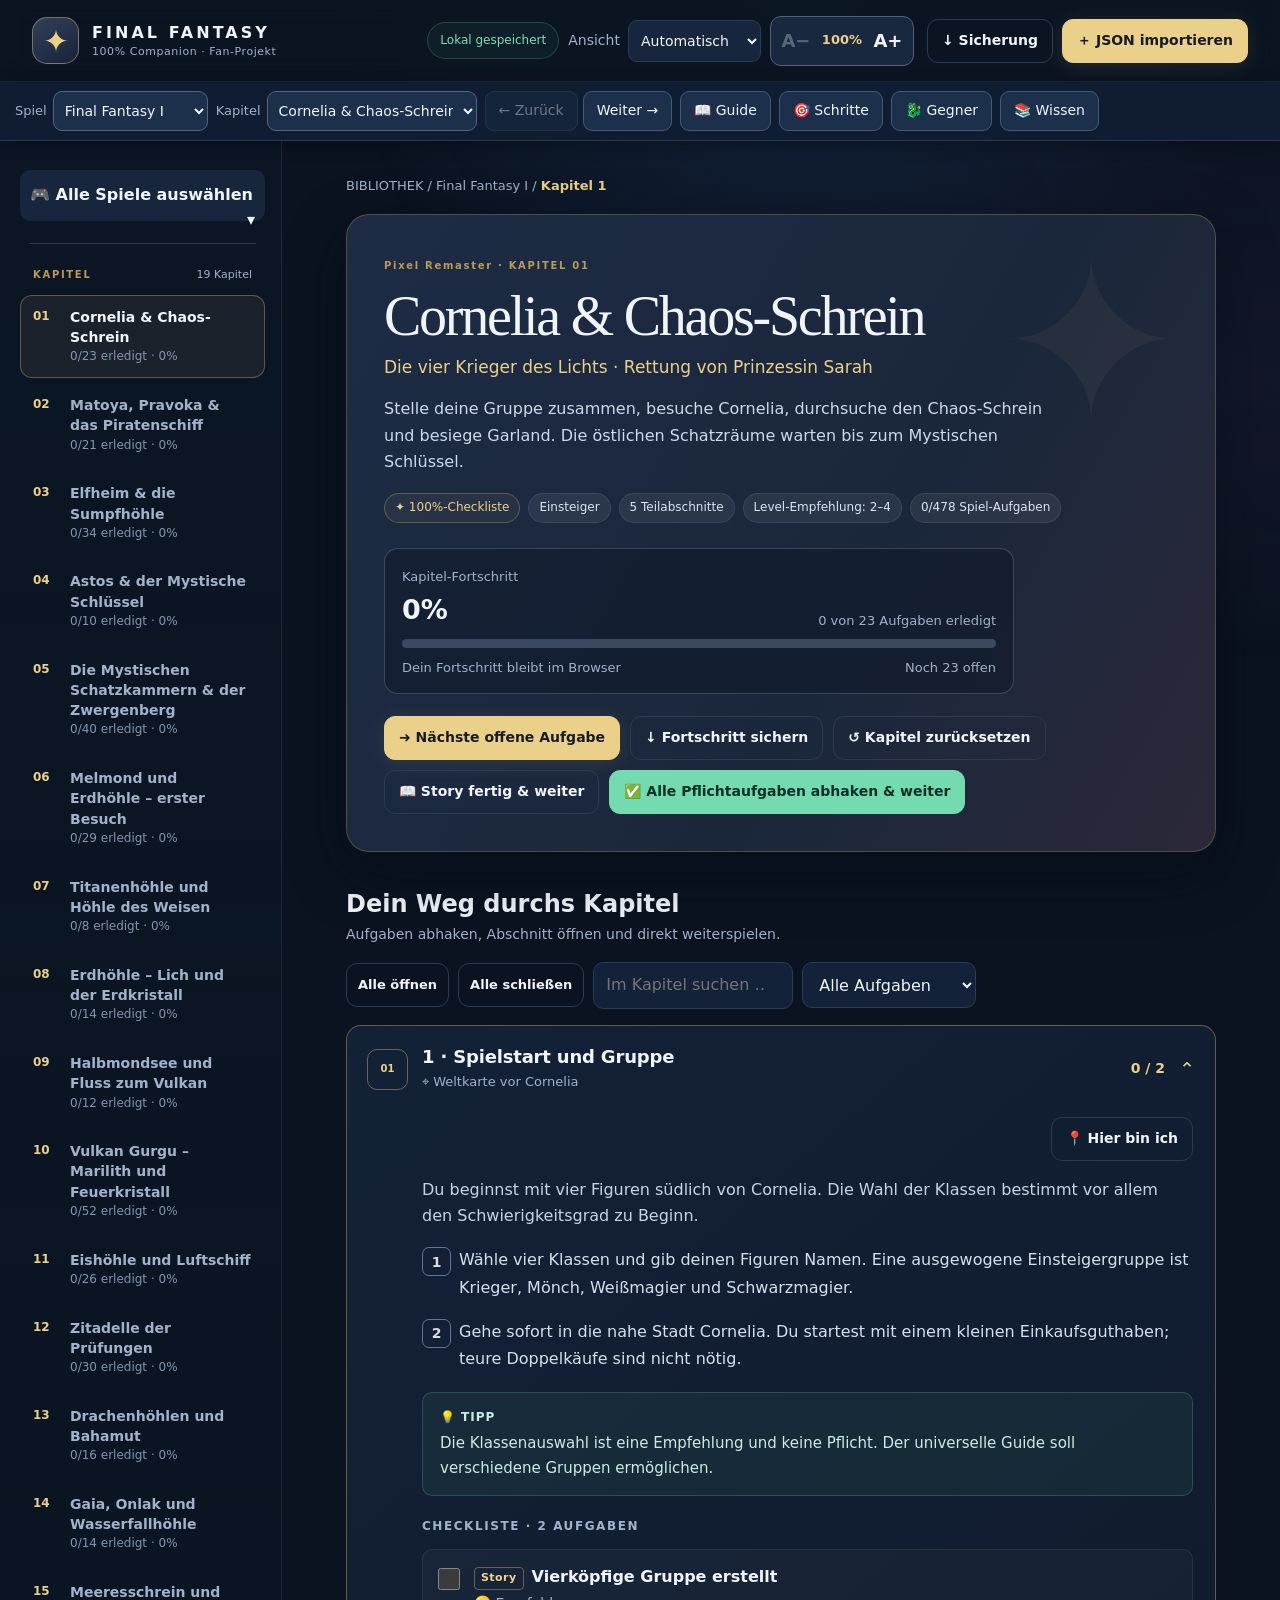
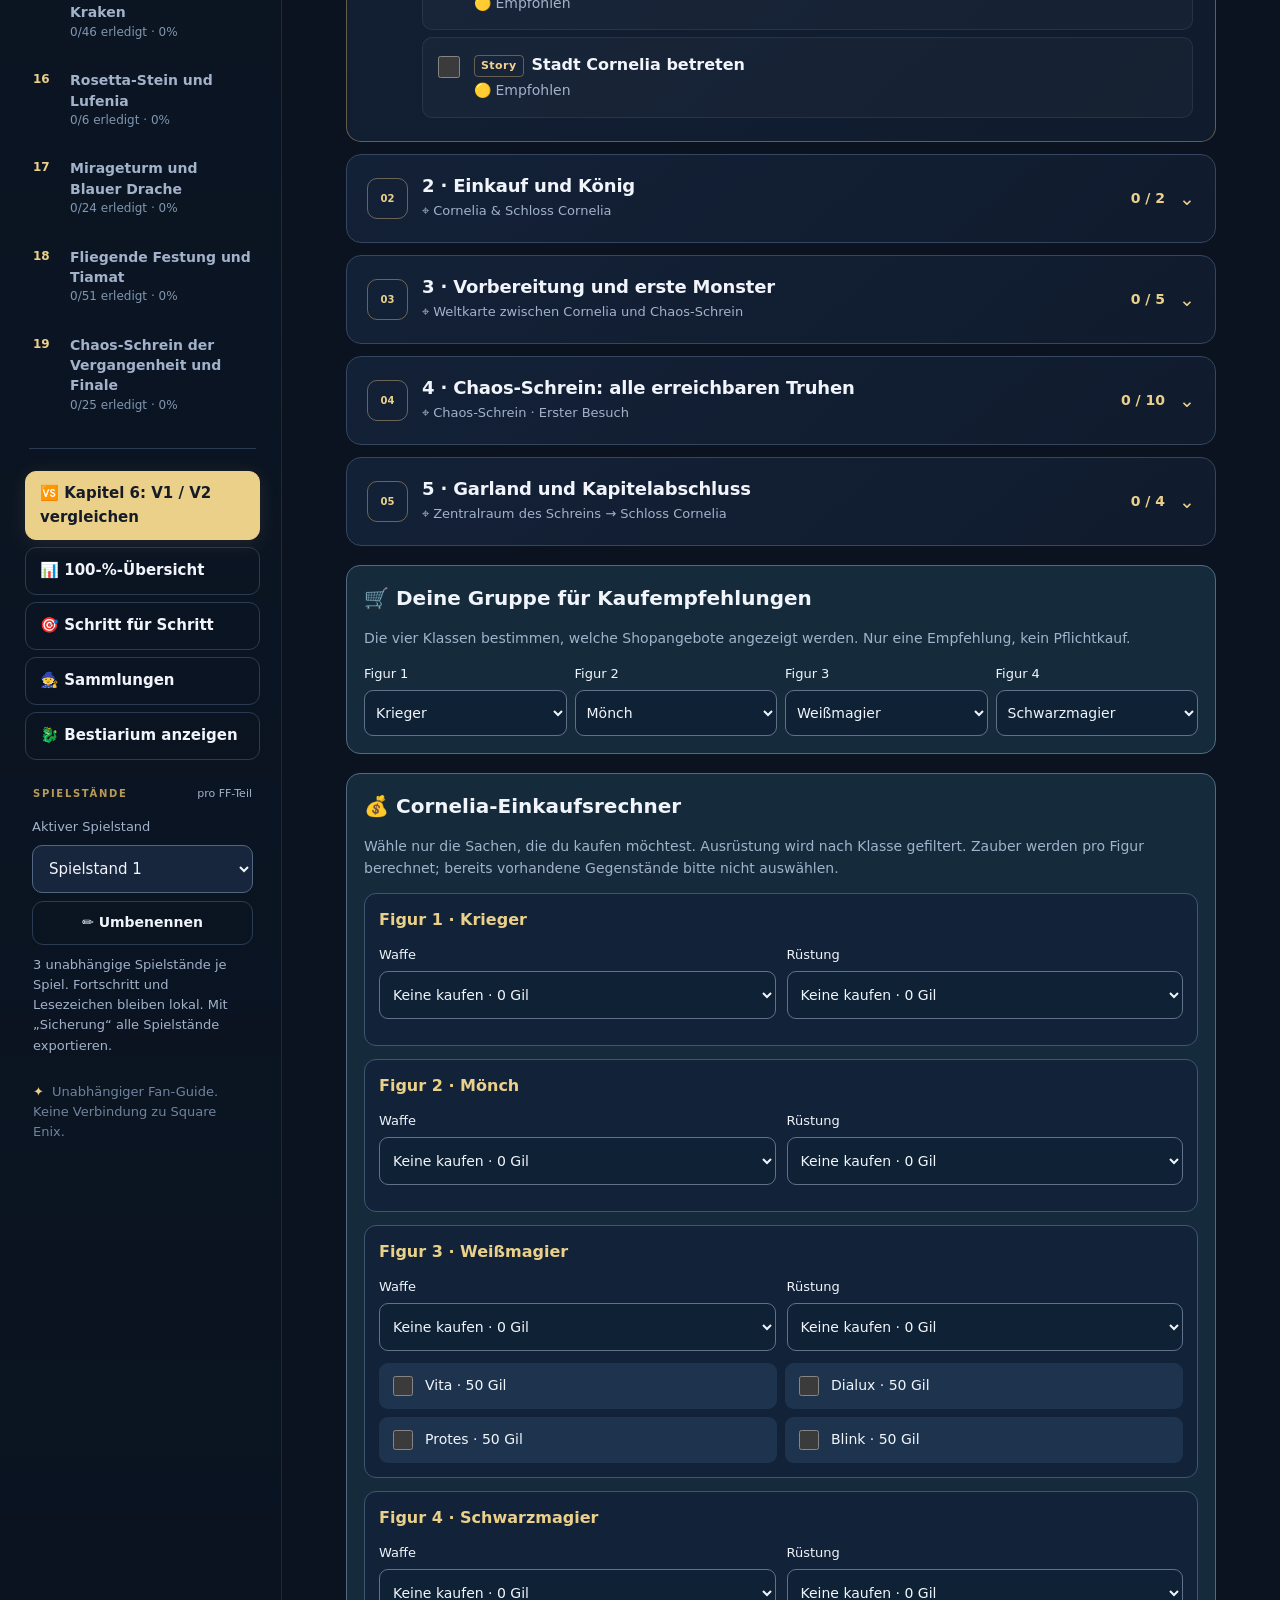
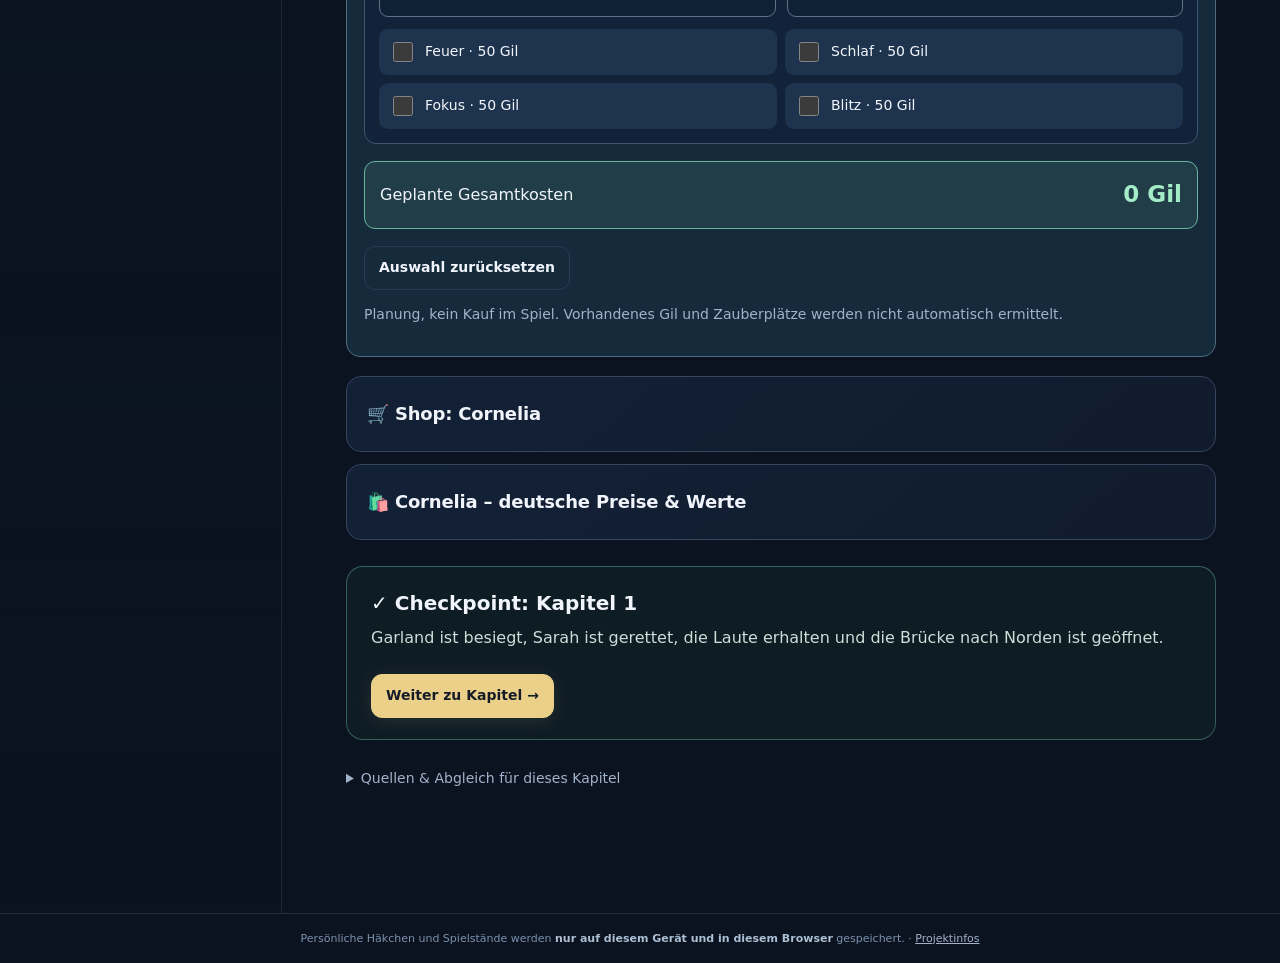
<file: index.html>
<!doctype html>
<html lang="de">
<head>
  <meta charset="utf-8">
  <meta name="viewport" content="width=device-width,initial-scale=1,viewport-fit=cover">
  <meta name="theme-color" content="#101a2a">
  <meta name="description" content="Inoffizieller Final-Fantasy-100%-Companion mit Kapiteln, Checklisten, lokalen Spielständen und JSON-Import.">
  <title>Final Fantasy · 100% Companion</title>
  <link rel="manifest" href="app.webmanifest">
  <meta name="apple-mobile-web-app-capable" content="yes">
  <meta name="apple-mobile-web-app-status-bar-style" content="black-translucent">
  <meta name="apple-mobile-web-app-title" content="FF Companion">
  <link rel="icon" href="assets/app-icon.svg" type="image/svg+xml">
  <link rel="stylesheet" href="assets/styles.css">
</head>
<body>
  <div class="ambient" aria-hidden="true"></div>
  <header class="topbar">
    <a class="brand" href="./" aria-label="Startseite">
      <span class="brand-mark" aria-hidden="true">✦</span>
      <span><strong>FINAL FANTASY</strong><small>100% Companion · Fan-Projekt</small></span>
    </a>
    <div class="top-actions">
      <span id="storage-label" class="data-badge">Lokal gespeichert</span><label class="view-mode-control" for="view-mode"><span>Ansicht</span><select id="view-mode" aria-label="Bevorzugte Ansicht"><option value="auto">Automatisch</option><option value="desktop">Desktop</option><option value="couch">Couch-Modus</option></select></label>
      <button type="button" class="btn btn-primary mobile-settings-trigger" data-action="open-settings" aria-haspopup="dialog" aria-controls="settings-dialog">⚙️ Optionen</button>
      <div class="font-controls" role="group" aria-label="Schriftgröße ändern">
        <button type="button" class="font-button" data-action="text-smaller" aria-label="Schrift verkleinern" title="Schrift verkleinern">A−</button>
        <span class="font-indicator" id="font-indicator" aria-live="polite">100%</span>
        <button type="button" class="font-button" data-action="text-larger" aria-label="Schrift vergrößern" title="Schrift vergrößern">A+</button>
      </div>
      <button type="button" class="btn btn-quiet" data-action="backup" title="Fortschritt und importierte Kapitel als Datei sichern">↓ Sicherung</button>
      <label class="btn btn-primary" for="import-input">＋ JSON importieren</label>
      <input id="import-input" class="sr-only" type="file" accept=".json,application/json" multiple aria-label="JSON-Dateien importieren">
    </div>
  </header>
  <nav class="quick-nav" aria-label="Schnellnavigation"><label>Spiel<select id="quick-game" aria-label="Spiel direkt auswählen"></select></label><label>Kapitel<select id="quick-chapter" aria-label="Kapitel direkt auswählen"></select></label><div class="chapter-switch"><button type="button" id="quick-prev" data-action="previous-chapter" aria-label="Vorheriges Kapitel" title="Vorheriges Kapitel">← Zurück</button><button type="button" id="quick-next" data-action="next-chapter" aria-label="Nächstes Kapitel" title="Nächstes Kapitel">Weiter →</button></div><button type="button" data-action="guide">📖 Guide</button><button type="button" data-action="step-mode">🎯 Schritte</button><button type="button" data-action="bestiary">🐉 Gegner</button><button type="button" data-action="reference" data-ref-type="classes">📚 Wissen</button></nav>
  <div class="layout">
    <aside class="sidebar" aria-label="Spiel- und Kapitelnavigation">
      <button type="button" class="mobile-menu-toggle" id="mobile-menu-toggle" data-action="mobile-menu" aria-controls="sidebar-inner" aria-expanded="false"><span>📑 Spiele &amp; Kapitel</span><span id="mobile-menu-icon" aria-hidden="true">▼</span></button>
      <div class="sidebar-inner" id="sidebar-inner">
      <details class="nav-disclosure"><summary>🎮 Alle Spiele auswählen</summary><div class="sidebar-top"><p>Einzelspieler-Hauptteile ohne XI und XIV.</p></div><div id="game-list" class="game-list"></div></details>
      <div class="nav-divider"></div>
      <div class="nav-title"><span class="eyebrow">KAPITEL</span><span id="chapter-count">0 Kapitel</span></div>
      <nav id="chapter-list" class="chapter-list" aria-label="Kapitel auswählen"></nav>
      <div class="nav-divider"></div>
      <div class="guide-tools" aria-label="Begleiter-Funktionen">
        <a class="btn btn-primary tool-link" href="kapitel-06-vergleich.html">🆚 Kapitel 6: V1 / V2 vergleichen</a>
        <button type="button" class="btn btn-quiet tool-link" id="dashboard-link" data-action="dashboard">📊 100-%-Übersicht</button>
        <button type="button" class="btn btn-quiet tool-link" id="step-link" data-action="step-mode">🎯 Schritt für Schritt</button>
        <button type="button" class="btn btn-quiet tool-link" id="collections-link" data-action="collections">🧙 Sammlungen</button>
        <button type="button" class="bestiary-nav btn btn-quiet tool-link" id="bestiary-link" data-action="bestiary">🐉 Bestiarium anzeigen</button>
      </div>
      <div class="nav-title save-title"><span class="eyebrow">SPIELSTÄNDE</span><span>pro FF-Teil</span></div>
      <div class="save-controls">
        <label for="save-selector" class="save-label">Aktiver Spielstand</label>
        <select id="save-selector" aria-label="Spielstand auswählen"><option value="1">Spielstand 1</option><option value="2">Spielstand 2</option><option value="3">Spielstand 3</option></select>
        <button type="button" class="btn btn-quiet" data-action="rename-save">✏️ Umbenennen</button>
      </div>
      <p class="save-hint">3 unabhängige Spielstände je Spiel. Fortschritt und Lesezeichen bleiben lokal. Mit „Sicherung“ alle Spielstände exportieren.</p>
      <div class="sidebar-footer"><span>✦</span> Unabhängiger Fan-Guide. Keine Verbindung zu Square Enix.</div>
      </div>
    </aside>
    <main id="main" class="main" tabindex="-1">
      <div class="intro-skeleton">Lade Companion …</div>
    </main>
  </div>
  <div class="mobile-bottombar" id="mobile-progress" hidden aria-label="Kapitel-Fortschritt und Weiterspielen">
    <div class="mobile-progress-info" role="progressbar" aria-label="Kapitel-Fortschritt" aria-valuemin="0" aria-valuemax="100" aria-valuenow="0">
      <div class="mobile-progress-label"><strong id="mobile-progress-pct">0%</strong><span id="mobile-progress-summary">0 von 0 Aufgaben</span></div>
      <div class="mobile-progress-track"><span id="mobile-progress-fill"></span></div>
    </div>
    <button type="button" class="btn btn-primary mobile-next" data-action="resume">📍 Fortsetzen</button>
  </div>
  <dialog id="settings-dialog" class="settings-sheet" aria-labelledby="settings-title">
    <div class="sheet-head"><h2 id="settings-title">⚙️ Optionen</h2><button type="button" class="btn" data-action="close-settings" aria-label="Einstellungen schließen">✕ Schließen</button></div>
    <p>Ansicht, Schriftgröße, Sicherung und Kapitelimport</p><label class="sheet-view-mode" for="sheet-view-mode">Bevorzugte Ansicht<select id="sheet-view-mode"><option value="auto">Automatisch</option><option value="desktop">Desktop</option><option value="couch">Couch-Modus</option></select></label>
    <div class="sheet-buttons">
      <div class="font-controls" role="group" aria-label="Schriftgröße im Menü">
        <button type="button" class="font-button" data-action="text-smaller" aria-label="Schrift verkleinern">A−</button>
        <span class="font-indicator" id="sheet-font-indicator">100%</span>
        <button type="button" class="font-button" data-action="text-larger" aria-label="Schrift vergrößern">A+</button>
      </div>
      <button type="button" class="btn" data-action="backup">⬇ Sicherung erstellen</button>
      <label class="btn btn-primary" for="import-input" tabindex="0" role="button" id="sheet-import-label">＋ JSON importieren</label>
    </div>
  </dialog>
  <div id="toast" class="toast" role="status" aria-live="polite"></div>
  <footer class="footer">Persönliche Häkchen und Spielstände werden <strong>nur auf diesem Gerät und in diesem Browser</strong> gespeichert. · <a href="README.md" target="_blank" rel="noopener">Projektinfos</a></footer>
<script defer src="assets/offline-seed.js"></script>
<script defer src="assets/app.js"></script>
</body>
</html>
</file>
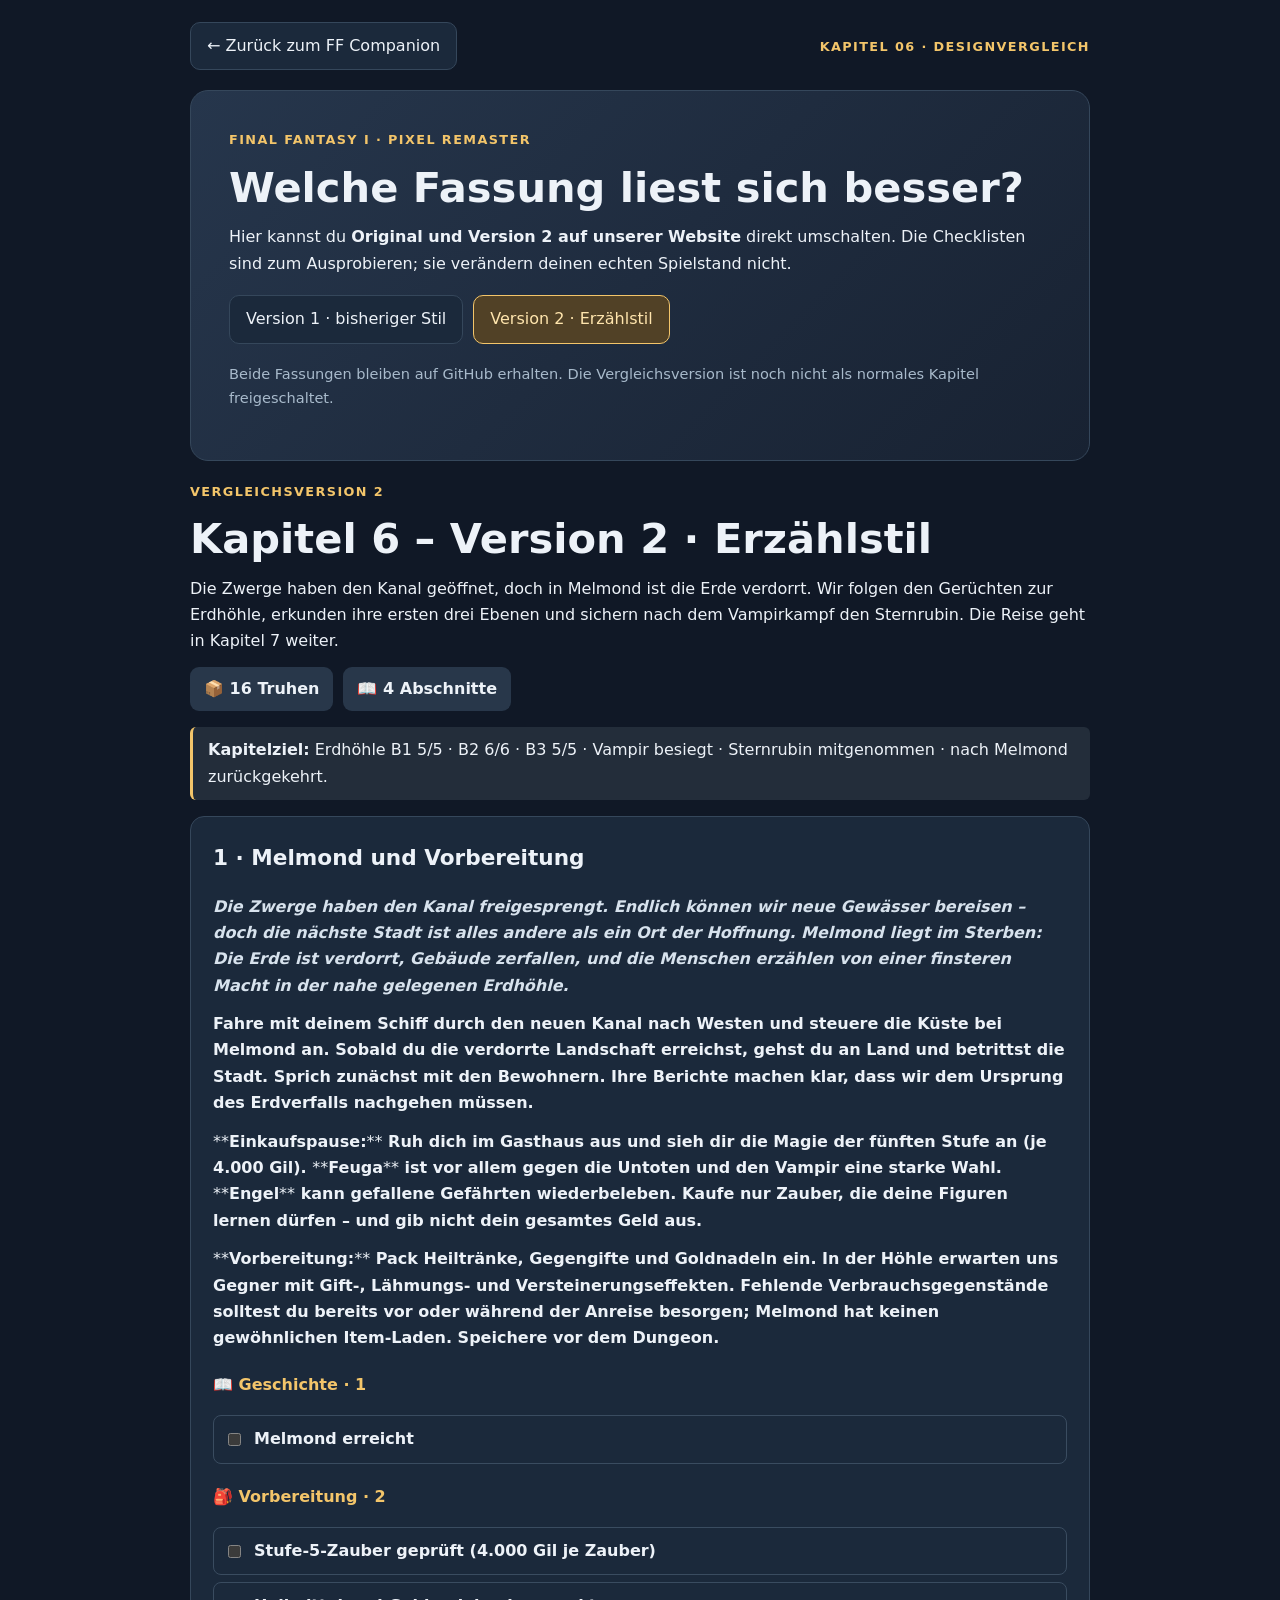
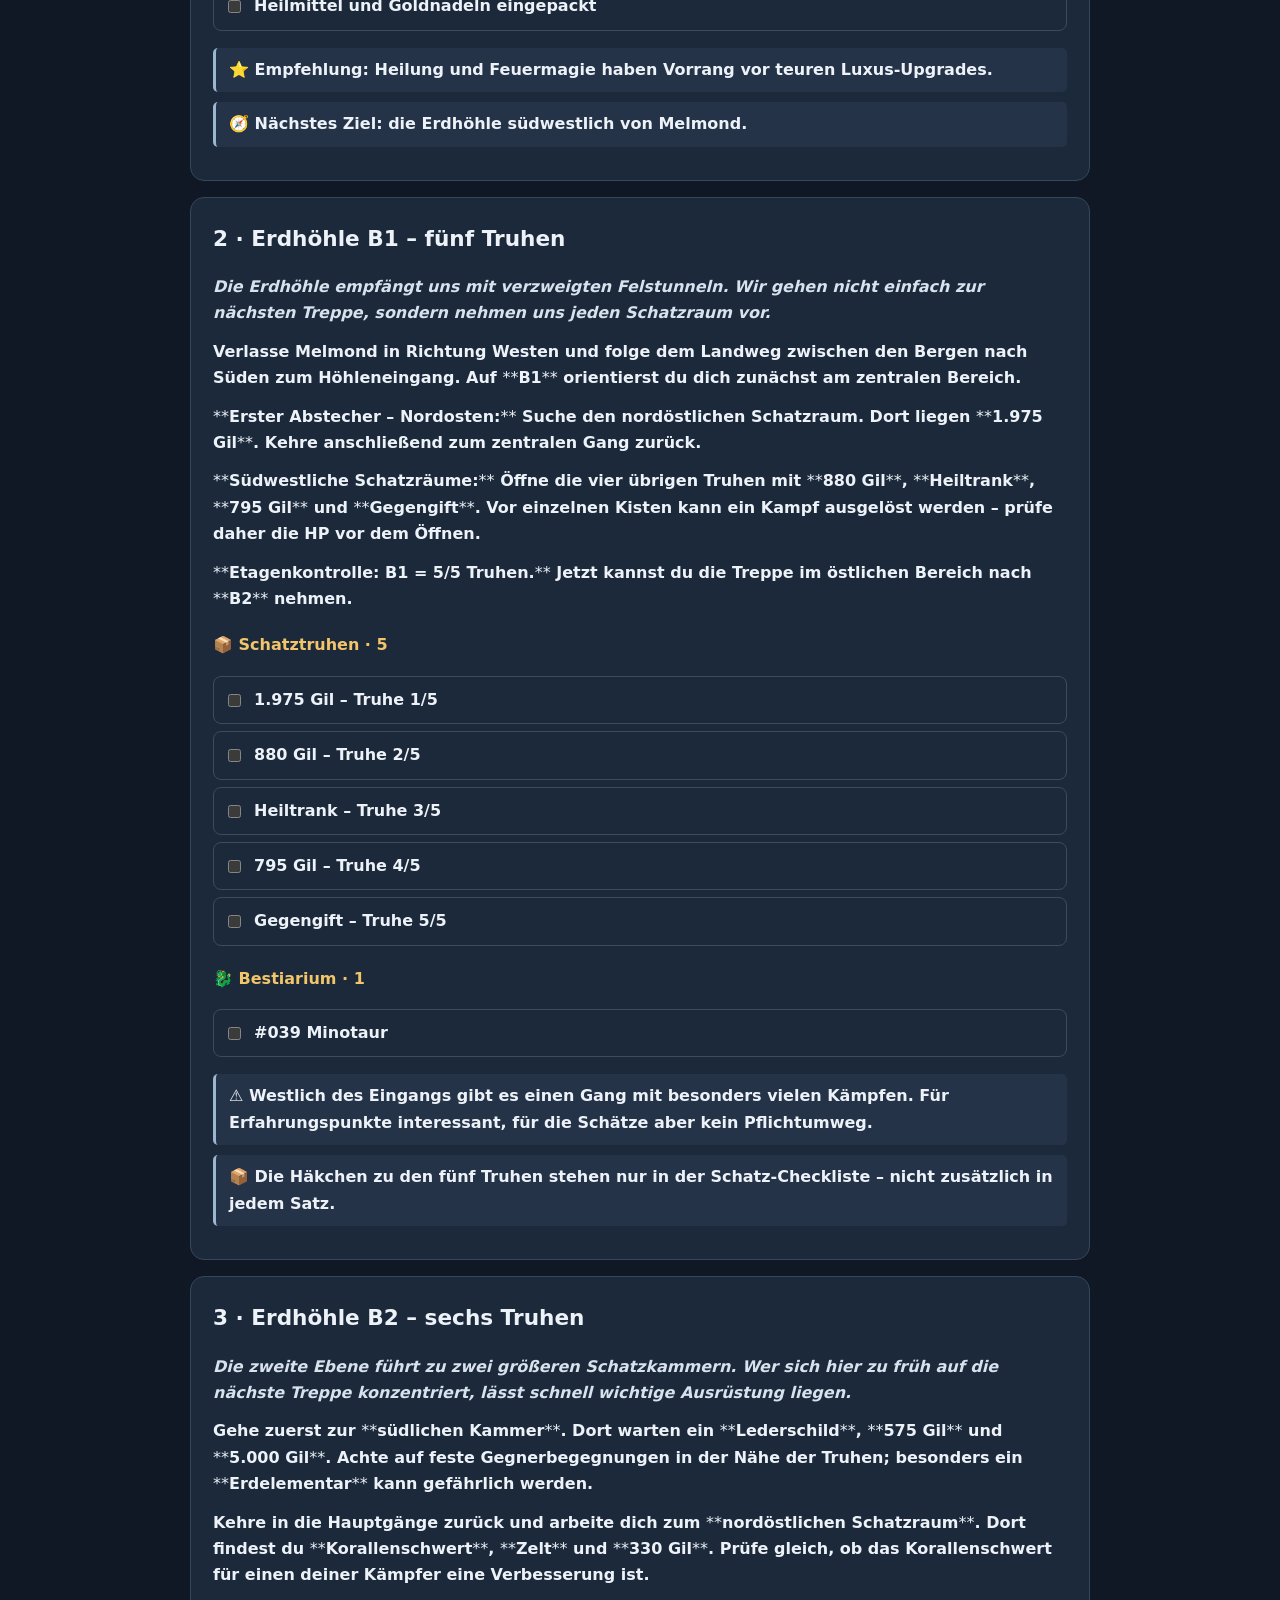
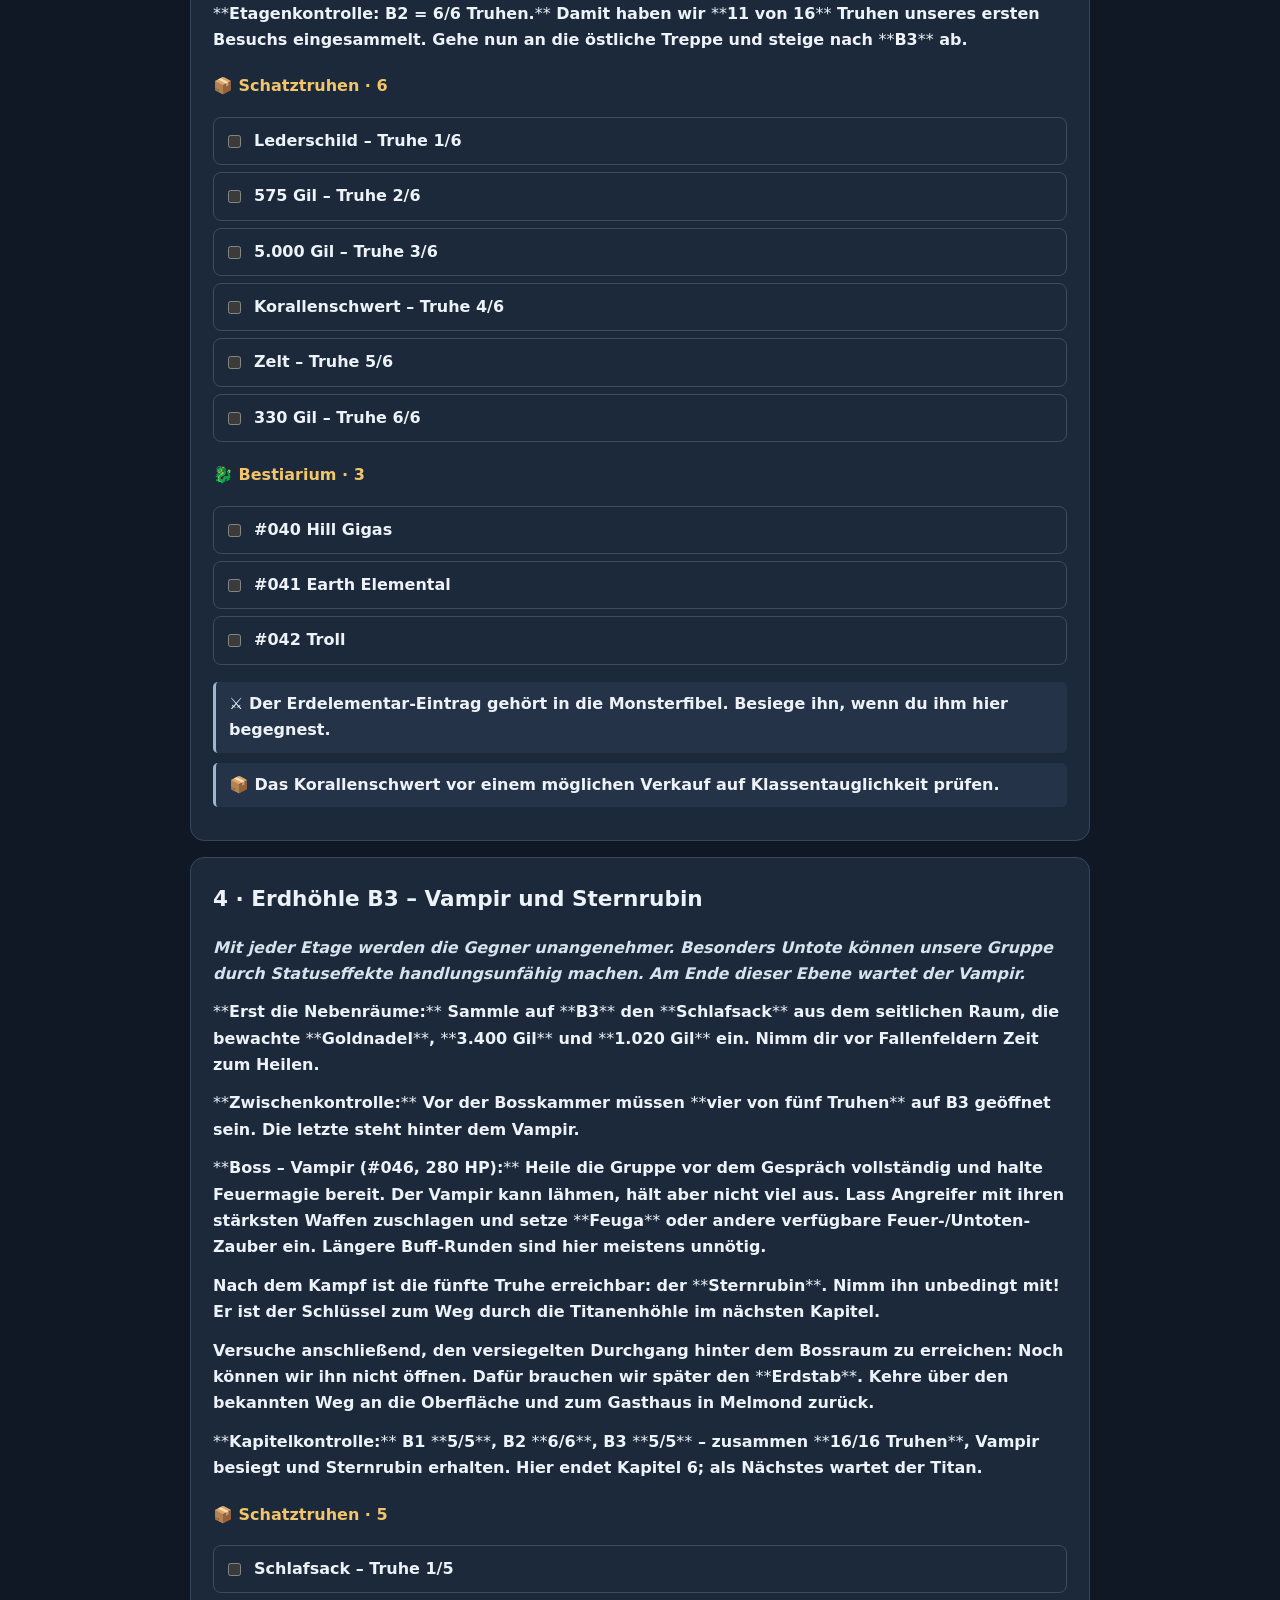
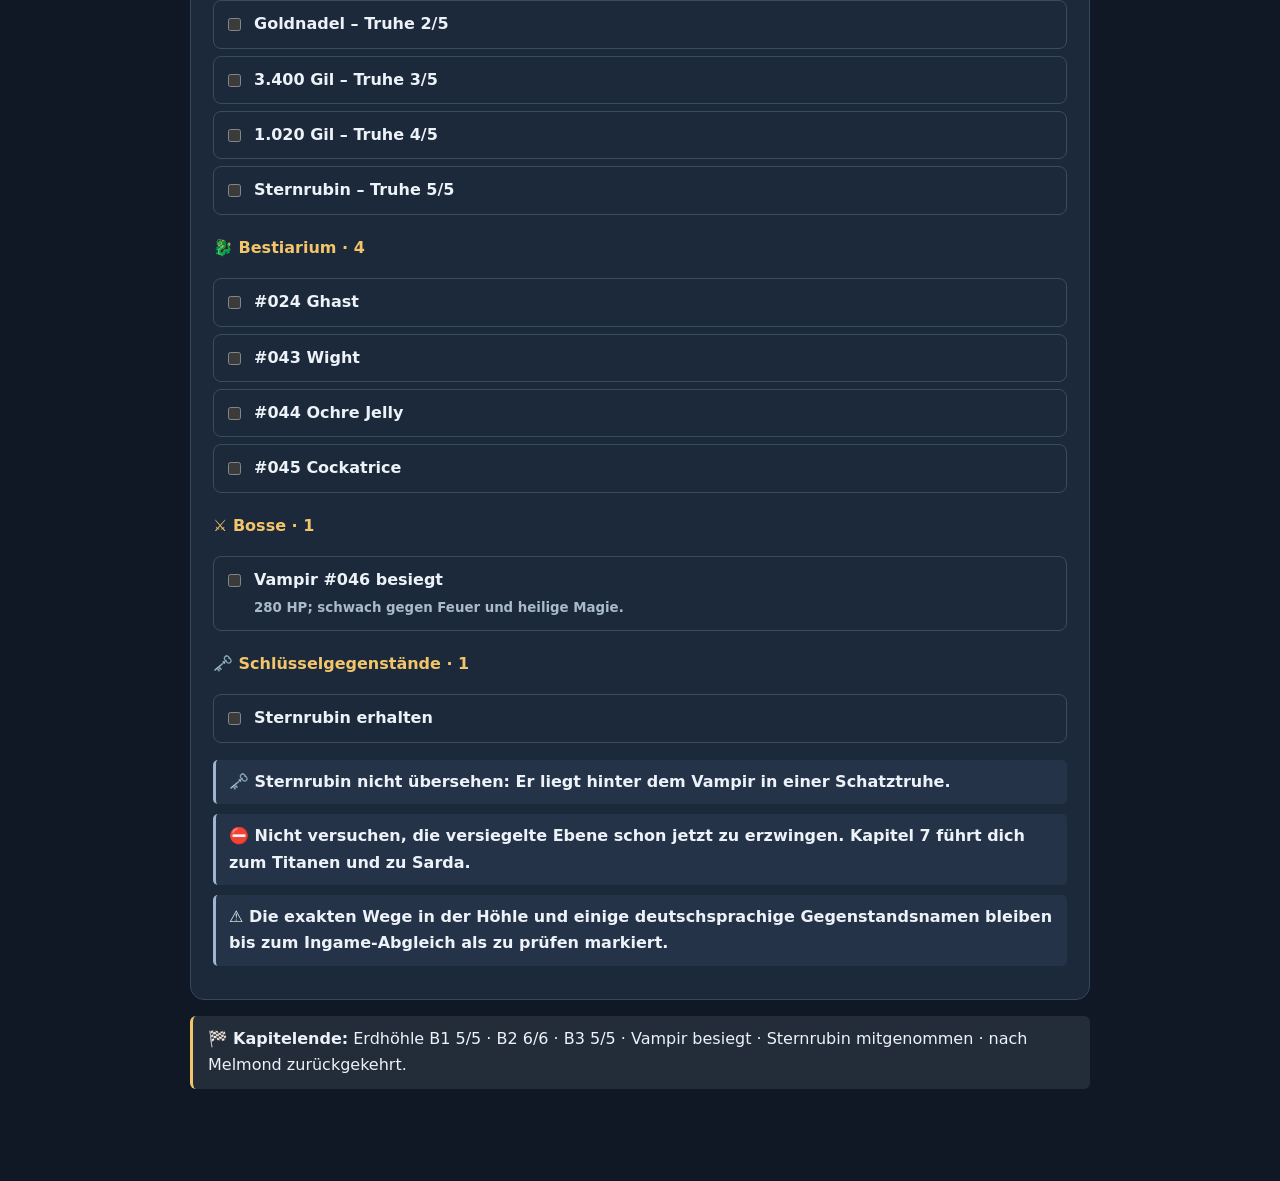
<file: kapitel-06-vergleich.html>
<!doctype html>
<html lang="de"><head><meta charset="utf-8"><meta name="viewport" content="width=device-width,initial-scale=1"><meta name="theme-color" content="#111829"><title>Kapitel 6 – Zwei Versionen vergleichen | FF Companion</title>
<style>
:root{color-scheme:dark;--bg:#101826;--surface:#1b293b;--border:#35475b;--text:#edf2f8;--muted:#a8bacb;--accent:#f3c56a}*{box-sizing:border-box}body{margin:0;font:16px/1.65 system-ui,-apple-system,Segoe UI,sans-serif;background:var(--bg);color:var(--text)}.wrap{width:min(900px,calc(100% - 30px));margin:auto;padding:22px 0 76px}a{color:#f6d486}.top{display:flex;flex-wrap:wrap;align-items:center;justify-content:space-between;gap:12px}.btn,button{font:inherit}button,.back{display:inline-block;cursor:pointer;border:1px solid var(--border);border-radius:10px;background:var(--surface);padding:10px 16px;color:var(--text);text-decoration:none}button[aria-pressed=true]{background:#514126;border-color:var(--accent);color:#ffe5ad}button:focus-visible,a:focus-visible,input:focus-visible{outline:3px solid var(--accent);outline-offset:3px}.hero{border:1px solid var(--border);background:linear-gradient(135deg,#26364c,#182232);border-radius:18px;margin:20px 0;padding:clamp(22px,4vw,38px)}.eyebrow{color:var(--accent);font-weight:700;font-size:.8rem;letter-spacing:.11em;text-transform:uppercase}h1{font-size:clamp(1.7rem,4vw,2.6rem);line-height:1.2;margin:12px 0}h2{font-size:1.35rem}p{margin:12px 0}.muted,small{color:var(--muted)}.tabs{display:flex;gap:10px;flex-wrap:wrap;margin:18px 0}.summary{border-left:3px solid var(--accent);padding:10px 15px;background:#232d3a;border-radius:6px;margin:16px 0}.section{padding:23px 22px;background:var(--surface);border:1px solid var(--border);border-radius:14px;margin:16px 0}.section h2{margin-top:0}.section .intro{font-style:italic;color:#d7e2ed}.route{padding:0;list-style:none}.route li{margin:14px 0}.checks{display:grid;gap:7px;margin:17px 0}.checks label{display:flex;align-items:flex-start;gap:10px;border:1px solid #3a4c60;padding:10px;border-radius:8px;cursor:pointer}.checks input{margin-top:7px;accent-color:#eec164}.checks label:has(input:checked) {opacity:.63}.checks label:has(input:checked) span{text-decoration:line-through}.check-heading{font-weight:700;color:var(--accent);margin:20px 0 6px}.tip{border-left:3px solid #9cb6d0;background:#253348;border-radius:5px;padding:9px 13px;margin:10px 0}.stats{display:flex;gap:10px;flex-wrap:wrap}.stat{background:#28374a;padding:9px 14px;border-radius:9px;font-weight:600}.disclaimer{font-size:.91rem;color:var(--muted)}.error{color:#ffb6ae}
</style></head><body><div class="wrap">
<div class="top"><a class="back" href="./">← Zurück zum FF Companion</a><span class="eyebrow">Kapitel 06 · Designvergleich</span></div>
<header class="hero"><div class="eyebrow">Final Fantasy I · Pixel Remaster</div><h1>Welche Fassung liest sich besser?</h1><p>Hier kannst du <strong>Original und Version 2 auf unserer Website</strong> direkt umschalten. Die Checklisten sind zum Ausprobieren; sie verändern deinen echten Spielstand nicht.</p><div class="tabs" role="group" aria-label="Kapitelversion auswählen"><button id="v1" aria-pressed="false" type="button">Version 1 · bisheriger Stil</button><button id="v2" aria-pressed="true" type="button">Version 2 · Erzählstil</button></div><p class="disclaimer">Beide Fassungen bleiben auf GitHub erhalten. Die Vergleichsversion ist noch nicht als normales Kapitel freigeschaltet.</p></header>
<main id="content" aria-live="polite"><p>Kapitel wird geladen …</p></main>
</div>
<script>
(()=>{'use strict';const text=x=>String(x??'');const esc=x=>text(x).replace(/[&<>"']/g,c=>({'&':'&amp;','<':'&lt;','>':'&gt;','"':'&quot;',"'":'&#39;'}[c]));const desc=t=>esc(t).replace(/\\*\\*([^*]+)\\*\\*/g,'<strong>$1</strong>');let docs={},version='v2';const labels={chest:'📦 Schatztruhen',bestiary:'🐉 Bestiarium',boss:'⚔️ Bosse', 'key-item':'🗝️ Schlüsselgegenstände',story:'📖 Geschichte',preparation:'🎒 Vorbereitung'};function render(){const d=docs[version];if(!d)return;document.getElementById('v1').setAttribute('aria-pressed',String(version==='v1'));document.getElementById('v2').setAttribute('aria-pressed',String(version==='v2'));const c=d.chapter;const sections=c.sections.map((s,i)=>{const groups={};for(const x of s.checks||[])(groups[x.category]??=[]).push(x);return '<section class="section"><h2>'+esc(s.title)+'</h2>'+(s.intro?'<p class="intro">'+desc(s.intro)+'</p>':'')+'<div class="route">'+(s.steps||[]).map(x=>'<p>'+desc(x)+'</p>').join('')+'</div>'+Object.entries(groups).map(([k,arr])=>'<div class="check-heading">'+esc(labels[k]||k)+' · <span>'+arr.length+'</span></div><div class="checks">'+arr.map(x=>'<label><input type="checkbox"><span><strong>'+esc(x.title)+'</strong>'+(x.detail?'<br><small>'+desc(x.detail)+'</small>':'')+'</span></label>').join('')+'</div>').join('')+(s.tips||[]).map(x=>'<div class="tip">'+desc(x)+'</div>').join('')+'</section>'}).join('');const chestCount=c.sections.flatMap(s=>s.checks||[]).filter(x=>x.category==='chest').length;document.getElementById('content').innerHTML='<div class="eyebrow">'+(version==='v1'?'Original':'Vergleichsversion 2')+'</div><h1>'+esc(c.title)+'</h1><p>'+esc(c.summary)+'</p><div class="stats"><span class="stat">📦 '+chestCount+' Truhen</span><span class="stat">📖 '+c.sections.length+' Abschnitte</span></div><div class="summary"><strong>Kapitelziel:</strong> '+esc(c.checkpoint||'')+'</div>'+sections+'<div class="summary">🏁 <strong>Kapitelende:</strong> '+esc(c.checkpoint||'')+'</div>';document.title=c.title+' | FF Companion – Vergleich';}
async function load(){try{const [a,b]=await Promise.all([fetch('./data/ff1/chapter-06.json'),fetch('./data/ff1/chapter-06-v2.json')]);if(!a.ok||!b.ok)throw Error('Kapitel-Dateien nicht erreichbar');docs.v1=await a.json();docs.v2=await b.json();render()}catch(e){document.getElementById('content').innerHTML='<p class="error">Die Vergleichskapitel konnten nicht geladen werden. Bitte Seite erneut öffnen.</p>'}}
document.getElementById('v1').addEventListener('click',()=>{version='v1';render()});document.getElementById('v2').addEventListener('click',()=>{version='v2';render()});load()})();
</script></body></html>
</file>
<file: assets/styles.css>
:root{color-scheme:dark;--bg:#0b1320;--panel:#111d30;--panel2:#17263d;--surface:#202f47;--line:#2a3b53;--text:#f1f5fb;--muted:#a2b2ca;--gold:#ebd08a;--gold2:#b99b57;--blue:#7cb8ff;--green:#80deb5;--purple:#b4a0fb;--radius:17px;--shadow:0 20px 60px #030a1573;font-family:Inter,ui-sans-serif,system-ui,-apple-system,"Segoe UI",Roboto,Arial,sans-serif}*{box-sizing:border-box}body{margin:0;color:var(--text);background:var(--bg);line-height:1.55;min-height:100vh}button,input,select{font:inherit}button{cursor:pointer}button:disabled{opacity:.5;cursor:not-allowed}a{color:var(--blue)}.ambient{pointer-events:none;position:fixed;inset:0;background:radial-gradient(ellipse at 63% -12%,#21406d61,transparent 42%),radial-gradient(ellipse at 102% 42%,#33284c3b,transparent 38%);z-index:-1}.topbar{display:flex;align-items:center;justify-content:space-between;gap:16px;padding:15px 32px;min-height:82px;border-bottom:1px solid #ffffff14;background:#0c1522e8;position:sticky;top:0;z-index:20;backdrop-filter:blur(15px)}.brand{display:flex;align-items:center;gap:13px;text-decoration:none;color:var(--text)}.brand-mark{font-family:Georgia,serif;display:grid;place-items:center;width:47px;height:47px;border:1px solid #dcc38677;border-radius:15px;color:var(--gold);font-size:31px;background:linear-gradient(145deg,#34405a,#172339)}.brand strong{display:block;font-size:16px;letter-spacing:.19em;font-weight:800}.brand small{display:block;font-size:11px;color:var(--muted);letter-spacing:.05em;margin-top:-3px}.top-actions{display:flex;align-items:center;gap:9px}.data-badge{font-size:12px;color:var(--green);padding:8px 12px;border:1px solid #6bcba33a;background:#214b4636;border-radius:100px;white-space:nowrap}.btn{display:inline-flex;align-items:center;justify-content:center;gap:6px;border-radius:11px;padding:10px 14px;border:1px solid var(--line);background:var(--panel2);color:var(--text);font-size:13px;font-weight:700;transition:.15s transform,.15s background;text-decoration:none;white-space:nowrap}.btn:hover{transform:translateY(-1px);background:#2e4563}.btn-primary{color:#151c27;background:var(--gold);border-color:var(--gold);box-shadow:0 3px 20px #e9cf8b1e}.btn-primary:hover{background:#f4dfa9}.btn-quiet{background:transparent}.layout{display:grid;grid-template-columns:282px minmax(0,1fr);max-width:1640px;margin:0 auto;min-height:calc(100vh - 142px)}.sidebar{padding:29px 16px 40px 20px;border-right:1px solid #ffffff16;background:linear-gradient(180deg,#0c1726b8,transparent)}.sidebar-top{padding:0 13px 13px}.eyebrow{font-size:10px;letter-spacing:.17em;color:var(--gold2);font-weight:900}.sidebar h2{font-size:21px;margin:5px 0 4px;letter-spacing:-.02em}.sidebar p{font-size:12px;color:var(--muted);margin:0}.game-list,.chapter-list{display:flex;flex-direction:column;gap:5px}.game-item,.chapter-item{display:flex;width:100%;align-items:center;text-align:left;border:1px solid transparent;border-radius:12px;background:transparent;color:var(--muted);padding:11px 12px;gap:12px}.game-item:hover,.chapter-item:hover{background:#22314b80;color:var(--text)}.game-item.active,.chapter-item.active{background:#e9d09612;border-color:#e9d09650;color:var(--text)}.game-icon{font-size:11px;font-weight:900;border:1px solid var(--line);width:35px;height:35px;border-radius:9px;flex:0 0 auto;display:grid;place-items:center;color:var(--gold)}.game-item.active .game-icon{background:#ecd99c;color:#263146}.game-name{display:block;font-size:12px;font-weight:800}.game-sub{display:block;font-size:11px;color:#8196af;white-space:nowrap;overflow:hidden;text-overflow:ellipsis;max-width:165px}.nav-divider{height:1px;background:var(--line);margin:22px 9px}.nav-title{display:flex;align-items:center;justify-content:space-between;padding:0 13px 12px}.nav-title>span:last-child{font-size:11px;color:var(--muted)}.chapter-item{align-items:flex-start}.chapter-num{font-size:12px;color:var(--gold);min-width:25px;font-weight:900}.chapter-item .game-name{font-size:12px}.mini-progress{height:3px;background:#334359;border-radius:5px;margin-top:8px;overflow:hidden}.mini-progress>span{display:block;height:100%;background:var(--gold)}.sidebar-footer{font-size:11px;color:#71849e;padding:26px 13px}.sidebar-footer span{color:var(--gold);margin-right:4px}.main{min-width:0;padding:35px clamp(20px,5vw,78px) 95px;max-width:1150px}.intro-skeleton{padding:40px;color:var(--muted)}.breadcrumbs{font-size:12px;color:var(--muted);margin-bottom:18px}.breadcrumbs b{color:var(--gold);font-weight:700}.hero{border:1px solid #b69b5654;border-radius:23px;padding:clamp(21px,4vw,37px);background:linear-gradient(120deg,#1d2b45 0%,#1a273b 60%,#2b2839 100%);box-shadow:var(--shadow);position:relative;overflow:hidden}.hero:after{content:'✦';position:absolute;right:32px;top:-40px;color:#e6cd8b0e;font-size:220px;font-family:Georgia,serif;pointer-events:none}.hero-content{position:relative;z-index:1}.hero h1{font-family:Georgia,'Times New Roman',serif;font-weight:500;letter-spacing:-.04em;font-size:clamp(31px,4.6vw,56px);margin:8px 0 7px;line-height:1.12}.hero-sub{font-size:15px;color:var(--gold);margin-bottom:14px}.hero-description{max-width:680px;font-size:14px;color:#ced9ea}.pill-row{display:flex;flex-wrap:wrap;gap:8px;margin:18px 0}.pill{font-size:11px;padding:5px 10px;border-radius:100px;background:#ffffff11;color:#dbe4f1;border:1px solid #ffffff15}.pill.gold{color:var(--gold);border-color:#c9ae6a55;background:#dec37d10}.progress-card{border:1px solid #ffffff2d;border-radius:14px;background:#0e17257d;margin-top:25px;padding:15px 17px;max-width:630px}.progress-head{display:flex;align-items:end;justify-content:space-between;gap:15px;margin-bottom:9px}.progress-head strong{font-size:24px;font-variant-numeric:tabular-nums}.progress-head span{font-size:12px;color:var(--muted)}.progress-track{height:9px;overflow:hidden;border-radius:20px;background:#3a4960}.progress-track>span{display:block;height:100%;width:0;background:linear-gradient(90deg,#a9b9ff,#ecd18d);transition:width .2s}.progress-foot{display:flex;justify-content:space-between;gap:10px;color:var(--muted);font-size:11px;margin-top:10px}.action-row{display:flex;gap:10px;flex-wrap:wrap;margin-top:22px}.section-toolbar{display:flex;align-items:end;justify-content:space-between;flex-wrap:wrap;gap:15px;margin:34px 0 16px}.section-toolbar h2{font-size:22px;margin:0}.section-toolbar p{font-size:12px;color:var(--muted);margin:1px 0}.filters{display:flex;align-items:center;gap:9px;flex-wrap:wrap}.filter-select,.search-input{background:#142239;color:var(--text);border:1px solid var(--line);border-radius:10px;padding:10px 12px;font-size:12px;max-width:200px;min-width:140px;outline-color:var(--gold)}.search-input{min-width:190px}.chapter-section{background:linear-gradient(140deg,#132137,#101b2d);border:1px solid #354660;border-radius:15px;overflow:hidden;margin-bottom:12px}.chapter-section[open]{border-color:#bca36b7a}.chapter-section summary{list-style:none;cursor:pointer;display:flex;align-items:center;gap:14px;padding:19px 20px}.chapter-section summary::-webkit-details-marker{display:none}.section-index{font-size:10px;display:grid;place-items:center;border:1px solid #d5b87a73;border-radius:10px;width:41px;height:41px;color:var(--gold);flex:0 0 auto;font-weight:900}.section-title{flex:1;min-width:0}.section-title strong{display:block;font-size:16px;letter-spacing:-.01em}.section-title small{font-size:11px;color:var(--muted)}.section-count{font-size:12px;font-weight:800;font-variant-numeric:tabular-nums;color:var(--gold);white-space:nowrap}.chev{font-size:19px;color:var(--gold);transition:transform .2s}.chapter-section[open] .chev{transform:rotate(180deg)}.section-body{padding:0 22px 23px 75px}.lead{font-size:13px;color:#c7d4e6;margin:0 0 17px}.step-list{counter-reset:step;list-style:none;margin:0 0 20px;padding:0;display:grid;gap:10px}.step-list li{position:relative;padding-left:31px;color:#d6e0ed;font-size:13px}.step-list li:before{counter-increment:step;content:counter(step);position:absolute;left:0;top:1px;width:21px;height:21px;border:1px solid #66748e;border-radius:7px;display:grid;place-items:center;color:#ddd;font-size:11px;font-weight:800}.callout{font-size:12px;border-radius:10px;padding:11px 13px;margin:10px 0;background:#264f4f45;border:1px solid #599b8855;color:#cdece0}.callout.later{background:#59462432;border-color:#d0a66148;color:#efd9a7}.callout strong{display:block;font-size:10px;letter-spacing:.08em;margin-bottom:3px}.checks-head{font-size:10px;font-weight:900;letter-spacing:.13em;color:var(--muted);margin:18px 0 10px}.check-grid{display:grid;gap:7px}.task{display:flex;align-items:flex-start;gap:12px;cursor:pointer;background:#ffffff07;padding:10px 11px;border:1px solid #ffffff12;border-radius:10px}.task:hover{background:#ffffff0d}.task input{margin:3px 0 0;accent-color:#d9bc78;width:17px;height:17px;flex-shrink:0;cursor:pointer}.task .task-text{display:block;min-width:0}.task strong{font-size:12px;font-weight:700;display:block}.task small{font-size:11px;color:var(--muted);display:block;margin-top:2px}.task.checked strong{color:#91a7b7;text-decoration:line-through}.category{font-size:9px;letter-spacing:.04em;font-weight:900;display:inline-block;margin-right:6px;border:1px solid #ad9be766;border-radius:4px;color:#cfbfff;padding:1px 4px;vertical-align:1px}.category.chest{border-color:#a9d4e666;color:#9ed2ed}.category.story{border-color:#deb97766;color:#f4d294}.category.boss{border-color:#eb8c8c66;color:#fca8a8}.category.preparation{border-color:#6ed3a866;color:#90ddc1}.category.key-item{border-color:#e1c58366;color:#eddaae}.checkpoint{margin-top:26px;border:1px solid #6cbba46e;border-radius:17px;padding:21px 24px;background:#1f443b33}.checkpoint h3{margin:0 0 6px;font-size:18px}.checkpoint p{color:#cbdfd8;font-size:13px;margin:0}.sources{font-size:12px;color:var(--muted);margin:28px 0}.sources summary{cursor:pointer}.sources a{display:block;margin:5px 0;word-break:break-word}.empty{text-align:center;padding:50px 22px;background:#122038;border:1px dashed #3d526d;border-radius:17px}.empty h2{font-family:Georgia,serif;font-size:31px;font-weight:500}.empty p{color:var(--muted);font-size:13px;max-width:500px;margin:0 auto 20px}.footer{border-top:1px solid #ffffff1c;padding:16px 24px;text-align:center;font-size:11px;color:#7d92ae}.footer strong{color:#adbfd4}.footer a{color:var(--muted)}.toast{position:fixed;right:24px;bottom:22px;max-width:360px;color:#112217;background:#b4eed0;border-radius:11px;padding:11px 15px;box-shadow:var(--shadow);z-index:50;font-size:13px;font-weight:700;opacity:0;transform:translateY(8px);transition:.2s;pointer-events:none}.toast.visible{opacity:1;transform:translateY(0)}.toast.error{color:#4e1d24;background:#f3b8c1}.hidden{display:none!important}@media(max-width:1100px){.layout{grid-template-columns:245px minmax(0,1fr)}.main{padding:28px 30px 90px}.brand strong{font-size:13px}.data-badge{display:none}}@media(max-width:750px){.topbar{position:static;padding:14px 15px;flex-wrap:wrap}.brand strong{font-size:13px}.top-actions{width:100%;justify-content:flex-start}.top-actions .btn{flex:1}.layout{display:block}.sidebar{padding:16px;border-right:0;border-bottom:1px solid var(--line)}.sidebar-top{display:none}.game-list{flex-direction:row;overflow-x:auto;scrollbar-width:thin;padding-bottom:3px}.game-item{flex:0 0 160px}.game-icon{width:29px;height:29px}.game-sub{max-width:103px}.nav-divider,.sidebar-footer{display:none}.nav-title{margin-top:11px}.chapter-list{flex-direction:row;overflow-x:auto}.chapter-item{flex:0 0 200px}.main{padding:24px 15px 60px}.hero{padding:22px}.hero h1{font-size:32px}.section-toolbar{align-items:stretch}.filters{width:100%}.search-input{flex:1;min-width:110px}.filter-select{flex:1;min-width:120px}.section-body{padding:0 14px 18px 15px}.chapter-section summary{padding:14px;gap:9px}.section-index{width:33px;height:35px}.section-title strong{font-size:13px}.section-count{font-size:11px}.progress-foot{flex-wrap:wrap}.footer{padding:15px}.top-actions .btn{font-size:12px}}

/* Mobile Navigation und Daumenleiste: gemeinsame UI für alle Kapitel */
.mobile-menu-toggle,.mobile-bottombar{display:none}
@media(max-width:750px){
  .mobile-menu-toggle{width:100%;display:flex;align-items:center;justify-content:space-between;gap:12px;padding:13px 14px;border:1px solid #405774;border-radius:11px;color:var(--text);background:#1c2d48;font-weight:800;text-align:left}
  .mobile-menu-toggle:focus-visible{outline:2px solid var(--gold);outline-offset:3px}
  .sidebar-inner{display:none;padding-top:14px}
  .sidebar-inner.open{display:block}
  .sidebar-top{display:block}
  .game-list,.chapter-list{flex-direction:column;overflow:visible;gap:5px}
  .game-item,.chapter-item{flex:none;width:100%}
  .game-sub{max-width:100%;white-space:normal}
  .nav-divider,.sidebar-footer{display:block}
  .main{padding-bottom:calc(112px + env(safe-area-inset-bottom))}
  .task{padding:13px 12px;gap:13px;min-height:50px}
  .task input{width:22px;height:22px;margin-top:1px}
  .mobile-bottombar:not([hidden]){position:fixed;z-index:45;bottom:0;left:0;right:0;display:flex;align-items:center;gap:14px;padding:11px 15px calc(11px + env(safe-area-inset-bottom));background:#101a2bf5;border-top:1px solid #435674;box-shadow:0 -8px 25px #030a156b;backdrop-filter:blur(10px)}
  .mobile-progress-info{min-width:0;flex:1}
  .mobile-progress-label{display:flex;justify-content:space-between;align-items:baseline;gap:6px;font-size:11px;color:var(--muted);margin-bottom:6px}
  .mobile-progress-label strong{font-size:15px;color:var(--gold);font-variant-numeric:tabular-nums}
  .mobile-progress-label span{white-space:nowrap;overflow:hidden;text-overflow:ellipsis}
  .mobile-progress-track{height:7px;overflow:hidden;border-radius:12px;background:#34445b}
  .mobile-progress-track span{display:block;height:100%;width:0;background:linear-gradient(90deg,#75b8ed,#76d7ac);transition:width .2s}
  .mobile-next{min-height:44px}
  .task{scroll-margin-bottom:calc(120px + env(safe-area-inset-bottom))}
  .toast{bottom:calc(90px + env(safe-area-inset-bottom));right:15px;left:15px;max-width:none}
}
@media print{.mobile-menu-toggle,.mobile-bottombar{display:none!important}}


/* Lesbarkeit 2026-10-25: erst lesen, dann spielen. Dynamische Textskalierung (A-/A+). */
.font-controls{display:inline-flex;align-items:center;gap:3px;padding:3px;border:1px solid #53627b;border-radius:11px;background:#17283f;flex-shrink:0}
.font-button{min-width:44px;min-height:42px;border:0;border-radius:8px;background:transparent;color:var(--text);font-weight:900;font-size:18px;line-height:1}
.font-button:hover:not(:disabled),.font-button:focus-visible{background:#324864}
.font-button:disabled{opacity:.3;cursor:not-allowed}
.font-indicator{font-size:13px;min-width:42px;text-align:center;color:var(--gold);font-weight:800;font-variant-numeric:tabular-nums}
button:focus-visible,a:focus-visible,input:focus-visible,select:focus-visible,summary:focus-visible{outline:2px solid var(--gold);outline-offset:3px}
.btn{min-height:44px;font-size:14px}
.game-name,.chapter-item .game-name{font-size:calc(14px * var(--read-scale,1));line-height:1.45}
.game-sub{font-size:calc(12px * var(--read-scale,1))}
.sidebar p,.sidebar-footer{font-size:calc(13px * var(--read-scale,1))}
.breadcrumbs{font-size:calc(13px * var(--read-scale,1))}
.hero-description{font-size:calc(16px * var(--read-scale,1));line-height:1.65}
.hero-sub{font-size:calc(17px * var(--read-scale,1));line-height:1.5}
.pill{font-size:calc(12px * var(--read-scale,1));line-height:1.45}
.progress-head span,.progress-foot{font-size:calc(13px * var(--read-scale,1));line-height:1.5}
.progress-head strong{font-size:calc(27px * var(--read-scale,1))}
.section-toolbar h2{font-size:calc(24px * var(--read-scale,1))}
.section-toolbar p{font-size:calc(14px * var(--read-scale,1));line-height:1.55}
.section-toggle{font-size:13px;padding:9px 11px}
.search-input,.filter-select{font-size:16px;min-height:46px}
.section-title strong{font-size:calc(18px * var(--read-scale,1));line-height:1.35}
.section-title small{font-size:calc(13px * var(--read-scale,1));line-height:1.45}
.section-count{font-size:calc(14px * var(--read-scale,1))}
.chapter-section summary{min-height:74px}
.lead{font-size:calc(16px * var(--read-scale,1));line-height:1.65}
.step-list li{font-size:calc(16px * var(--read-scale,1));line-height:1.7;padding-left:37px}
.step-list li:before{width:27px;height:27px;font-size:14px;line-height:1}
.step-list{gap:17px}
.callout{font-size:calc(15px * var(--read-scale,1));line-height:1.65;padding:15px 17px}
.callout strong{font-size:calc(12px * var(--read-scale,1))}
.checks-head{font-size:calc(12px * var(--read-scale,1));margin:21px 0 13px}
.task{padding:15px 15px;gap:14px;min-height:59px;align-items:flex-start}
.task input{width:22px;height:22px;margin-top:3px}
.task strong{font-size:calc(16px * var(--read-scale,1));line-height:1.5}
.task small{font-size:calc(14px * var(--read-scale,1));line-height:1.6}
.category{font-size:calc(11px * var(--read-scale,1));margin-right:8px;padding:2px 6px}
.checkpoint h3{font-size:calc(20px * var(--read-scale,1))}
.checkpoint p{font-size:calc(16px * var(--read-scale,1));line-height:1.65}
.sources{font-size:calc(14px * var(--read-scale,1))}
.empty p{font-size:calc(16px * var(--read-scale,1));line-height:1.6}
.mobile-menu-toggle{font-size:calc(16px * var(--read-scale,1))}
.mobile-progress-label strong{font-size:calc(17px * var(--read-scale,1))}
.mobile-progress-label span{font-size:calc(12px * var(--read-scale,1))}
@media(min-width:751px) and (max-width:1100px){.topbar{gap:10px}.top-actions{gap:6px}.brand small{font-size:10px}}
@media(max-width:750px){
  .topbar{gap:10px;padding:12px 14px}
  .top-actions{gap:8px;flex-wrap:wrap}
  .top-actions>label.btn,.top-actions>button.btn{flex:1 1 120px}
  .font-controls{order:-1;margin-left:auto}
  .font-button{min-height:44px}
  .sidebar{padding:12px 14px}
  .sidebar-top{padding:10px 12px}
  .game-name,.chapter-item .game-name{font-size:calc(15px * var(--read-scale,1))}
  .game-sub{font-size:calc(13px * var(--read-scale,1))}
  .game-item,.chapter-item{padding:14px 12px;min-height:62px}
  .hero{padding:20px;border-radius:16px}
  .hero h1{font-size:clamp(29px,7.2vw,39px)}
  .hero-description{font-size:calc(17px * var(--read-scale,1))}
  .hero-sub{font-size:calc(17px * var(--read-scale,1))}
  .progress-card{padding:12px 13px;margin-top:17px}
  .section-toolbar{margin-top:24px}
  .section-toolbar h2{font-size:calc(23px * var(--read-scale,1))}
  .filters{gap:8px}
  .section-toggle{flex:1 1 calc(50% - 8px);min-width:0}
  .search-input,.filter-select{flex:1 1 100%;width:100%;max-width:none}
  .chapter-section summary{min-height:78px;padding:15px 12px;align-items:flex-start}
  .section-index{width:38px;height:38px;flex-shrink:0}
  .section-title strong{font-size:calc(18px * var(--read-scale,1))}
  .section-title small{font-size:calc(13px * var(--read-scale,1))}
  .section-count{font-size:calc(13px * var(--read-scale,1))}
  .section-body{padding:0 16px 21px}
  .lead{font-size:calc(17px * var(--read-scale,1))}
  .step-list li{font-size:calc(17px * var(--read-scale,1))}
  .task{padding:17px 14px;min-height:66px}
  .task strong{font-size:calc(18px * var(--read-scale,1))}
  .task small{font-size:calc(15px * var(--read-scale,1))}
  .callout{font-size:calc(16px * var(--read-scale,1))}
  .mobile-progress-label span{font-size:calc(12px * var(--read-scale,1))}
  .mobile-bottombar:not([hidden]){gap:10px;padding-left:12px;padding-right:12px}
  .mobile-next{min-height:48px;font-size:15px}
  .main{padding-bottom:calc(135px + env(safe-area-inset-bottom))}
  .footer{padding-bottom:calc(105px + env(safe-area-inset-bottom))}
}
@media(min-width:751px){.font-controls{margin-right:4px}}
@media print{.font-controls,.section-toggle{display:none!important}}


/* Spieleverwaltung · Standortmarker · Verpassbares · Bestiarium (2026-10) */
.bestiary-nav{width:calc(100% - 10px);margin:12px 5px;text-align:left;justify-content:flex-start;font-size:calc(15px * var(--read-scale,1))}
.bestiary-nav.active{color:var(--gold);border-color:var(--gold);background:#e9d09615}
.save-title{margin-top:15px;padding-bottom:5px}
.save-controls{display:grid;gap:8px;padding:10px 12px}
.save-label{font-size:calc(13px * var(--read-scale,1));color:var(--muted)}
#save-selector{width:100%;min-height:48px;padding:8px 12px;background:#17263d;color:var(--text);border:1px solid #526682;border-radius:10px;font-size:calc(15px * var(--read-scale,1))}
.save-hint{padding:0 13px!important;color:var(--muted);line-height:1.55;font-size:calc(13px * var(--read-scale,1))!important}
.position-note{display:flex;flex-wrap:wrap;align-items:center;justify-content:space-between;gap:9px;padding:12px 14px;margin-top:14px;background:#1b3b45;border:1px solid #6ec7bc77;border-radius:11px;color:#d2f5ef;font-size:calc(15px * var(--read-scale,1))}
.position-note strong{color:#b9ffdd}
.bookmark-row{display:flex;justify-content:flex-end;padding:4px 0 16px}
.btn-bookmark{white-space:normal;text-align:center}
.btn-bookmark.current{border-color:#75d6b2;background:#183f3d;color:#b9ffdd}
.callout.missable{background:#502d36;border:2px solid #f6a6a9;color:#ffe2e4;font-weight:600}
.callout.missable strong{color:#ffb0b5;font-size:calc(13px * var(--read-scale,1))}
.category.missable{border-color:#e8a1a1;color:#ffd1d1;background:#672b3460;margin-right:4px}
.finish-chapter{background:#74dbb0!important;border-color:#74dbb0!important;color:#0a3026!important}
.finish-chapter:hover{background:#a3f2cd!important}
.bestiary-list{display:grid;gap:12px;margin:16px 0 26px}
.bestiary-card{padding:16px;background:var(--panel);border:1px solid var(--line);border-radius:14px}
.bestiary-card .task{margin-bottom:8px}
.bestiary-meta{display:flex;align-items:center;justify-content:space-between;gap:9px;flex-wrap:wrap}
.bestiary-source{background:none;border:0;padding:8px 0;color:var(--blue);font-size:calc(14px * var(--read-scale,1));text-align:left;text-decoration:underline}
.bestiary-summary{font-size:calc(16px * var(--read-scale,1));color:var(--muted);line-height:1.65}
.bestiary-filters{display:flex;flex-wrap:wrap;gap:10px;margin-top:16px}
.bestiary-filters .search-input,.bestiary-filters .filter-select{max-width:none;flex:1 1 180px}
@media(max-width:750px){
 .save-controls{padding:12px}
 .save-hint{padding:3px 13px!important}
 .bestiary-nav{margin:10px 5px;min-height:50px}
 .position-note{font-size:calc(16px * var(--read-scale,1))}
 .finish-chapter{width:100%;min-height:54px;font-size:calc(16px * var(--read-scale,1))}
 .bestiary-card{padding:15px}
}
@media print{.bookmark-row,.position-note .btn,.save-controls,.bestiary-nav{display:none!important}}

/* Mobile Optionen, Barrierefreiheit und sichere Anzeige auf kleinen Geräten */
.sr-only{position:absolute!important;width:1px!important;height:1px!important;padding:0!important;margin:-1px!important;overflow:hidden!important;clip:rect(0,0,0,0)!important;white-space:nowrap!important;border:0!important}
.mobile-settings-trigger{display:none}
.settings-sheet{position:fixed;inset:auto 0 0 0;margin:auto 0 0;width:100%;max-width:680px;max-height:min(78vh,750px);overflow:auto;background:#15243a;color:var(--text);border:1px solid #5c7290;border-radius:20px 20px 0 0;padding:22px 22px calc(22px + env(safe-area-inset-bottom));box-shadow:0 -18px 80px #0009}
.settings-sheet::backdrop{background:#000a}
.sheet-head{display:flex;justify-content:space-between;align-items:center;gap:10px}
.sheet-head h2{margin:0;font-size:24px}
.sheet-buttons{display:grid;gap:12px;margin-top:15px}
.sheet-buttons .btn{white-space:normal;min-height:52px}
.sheet-buttons .font-controls{justify-self:start}
.settings-sheet p{font-size:16px;color:var(--muted)}
#sheet-import-label:focus-visible,.top-actions label[for="import-input"]:focus-visible{outline:3px solid var(--gold);outline-offset:3px}
@media(max-width:750px){
 .mobile-settings-trigger{display:inline-flex;order:-2;flex:0 0 auto;min-height:48px}
 .top-actions>.font-controls,.top-actions>button[data-action="backup"],.top-actions>label[for="import-input"]{display:none}
 .top-actions{justify-content:space-between}
 .main{padding-bottom:calc(150px + env(safe-area-inset-bottom))}
 .task{min-height:56px;cursor:pointer}
}
@media(min-width:751px){.settings-sheet{border-radius:18px;margin:auto;inset:0;max-height:600px}}
@media print{.settings-sheet,.mobile-settings-trigger{display:none!important}}

/* Kapitelübergreifende Übersicht, Spielmodus und sammlungsabhängige Ansichten */
.guide-tools{display:grid;gap:7px;padding:0 5px 10px}
.guide-tools .tool-link{width:100%;margin:0;min-height:48px;white-space:normal;text-align:left;justify-content:flex-start;font-size:calc(15px * var(--read-scale,1))}
.guide-tools .tool-link.active{color:var(--gold);background:#e9d09616;border-color:#d5ba7977}
.dashboard-stats{display:grid;grid-template-columns:repeat(3,minmax(0,1fr));gap:12px;margin:20px 0}
.overview-stat{background:#17283f;border:1px solid #3b506c;border-radius:14px;padding:18px}
.overview-stat strong{display:block;font-size:clamp(21px,3.2vw,31px);font-weight:900;color:var(--gold);font-variant-numeric:tabular-nums}
.overview-stat span{font-size:calc(14px * var(--read-scale,1));color:var(--muted)}
.overview-group{border:1px solid #354660;border-radius:14px;background:#122039;padding:16px;margin:14px 0}
.overview-group h2{margin:0 0 12px;font-size:calc(21px * var(--read-scale,1))}
.overview-task{display:flex;gap:10px;align-items:center;justify-content:space-between;background:#1a2c44;border:1px solid #344963;border-radius:11px;padding:11px 13px;margin:8px 0}
.overview-task span{min-width:0;font-size:calc(15px * var(--read-scale,1));line-height:1.55}
.overview-task small{display:block;color:var(--muted);font-size:calc(13px * var(--read-scale,1))}
.overview-task .btn{min-width:76px}
.step-panel{background:linear-gradient(120deg,#1d2f48,#18243a);border:1px solid #5a7896;border-radius:18px;padding:clamp(18px,4vw,33px);margin:18px 0}
.step-panel h2{font-size:calc(27px * var(--read-scale,1));line-height:1.28}
.step-panel p,.step-panel li{font-size:calc(17px * var(--read-scale,1));line-height:1.7}
.step-panel .category{font-size:calc(12px * var(--read-scale,1))}
.step-controls{display:grid;grid-template-columns:repeat(3,minmax(0,1fr));gap:9px;margin-top:24px}
.step-controls .btn{white-space:normal;min-height:58px;font-size:calc(15px * var(--read-scale,1))}
.step-counter{color:var(--gold);font-weight:800;font-size:calc(15px * var(--read-scale,1))}
.step-done{color:#a4f4c6}
.step-deferred{color:#f1cd87}
.party-panel{border:1px solid #506b80;background:#152b3c;border-radius:14px;padding:17px;margin:19px 0}
.party-panel h3{font-size:calc(20px * var(--read-scale,1));margin:0 0 7px}
.party-panel p{font-size:calc(14px * var(--read-scale,1));color:var(--muted)}
.party-slots{display:grid;grid-template-columns:repeat(4,minmax(0,1fr));gap:8px}
.party-slot{display:grid;gap:6px;font-size:calc(13px * var(--read-scale,1))}
.party-slot select{background:#0e2135;border:1px solid #61718a;border-radius:9px;min-height:46px;color:var(--text);font-size:calc(14px * var(--read-scale,1));padding:7px;max-width:100%}
.shop-match{display:inline-block;color:var(--green);font-weight:800}
.collection-filter{max-width:480px;min-height:48px;display:block;margin:14px 0}
.collection-note{font-size:calc(15px * var(--read-scale,1));color:var(--muted)}
.resume-cta{display:flex;justify-content:space-between;align-items:center;flex-wrap:wrap;gap:10px;background:#163b36;border:1px solid #75caaf77;border-radius:12px;padding:14px 17px;margin:15px 0}
.resume-cta span{font-size:calc(15px * var(--read-scale,1))}
.task:focus-within{outline:2px solid var(--gold);outline-offset:2px}
@media(max-width:750px){
 .dashboard-stats{gap:7px}
 .overview-stat{padding:10px}
 .overview-stat strong{font-size:22px}
 .overview-stat span{font-size:12px}
 .overview-task{flex-wrap:wrap}
 .overview-task .btn{min-width:100%;min-height:46px}
 .step-controls{grid-template-columns:1fr}
 .step-controls .btn{font-size:16px}
 .party-slots{grid-template-columns:repeat(2,minmax(0,1fr))}
 .guide-tools{padding:8px 4px}
}
@media print{.step-controls,.party-panel,.guide-tools{display:none!important}}

/* Deutsche Shoppreisliste */
.catalog-list{display:grid;gap:8px;margin:10px 0 20px}.catalog-item{display:flex;justify-content:space-between;gap:10px;flex-wrap:wrap;border:1px solid #354b67;border-radius:9px;padding:11px 13px;background:#172940;font-size:calc(15px * var(--read-scale,1))}.catalog-item strong{color:var(--gold)}.catalog-item span{color:var(--text);line-height:1.6}@media(max-width:750px){.catalog-item{display:grid;gap:3px}}

/* Vierergruppen-Einkaufsplan Cornelia */
.purchase-character{background:#122339;border:1px solid #405570;border-radius:12px;padding:14px;margin:13px 0}
.purchase-character>strong{font-size:calc(16px * var(--read-scale,1));color:var(--gold)}
.purchase-fields{display:grid;grid-template-columns:1fr 1fr;gap:11px;margin:12px 0}
.purchase-field{display:grid;gap:6px;font-size:calc(13px * var(--read-scale,1))}
.purchase-field select{background:#0e2135;color:var(--text);min-height:48px;border:1px solid #61718a;border-radius:9px;padding:9px;width:100%;font-size:calc(14px * var(--read-scale,1))}
.purchase-spells{display:grid;grid-template-columns:repeat(2,minmax(0,1fr));gap:8px}
.purchase-spell{display:flex;align-items:center;gap:9px;padding:10px;background:#1e344e;border-radius:9px;min-height:46px;font-size:calc(14px * var(--read-scale,1))}
.purchase-spell input{width:20px;height:20px;accent-color:#76d7ac;flex:none}
.purchase-total{display:flex;align-items:center;justify-content:space-between;gap:14px;background:#213e48;border:1px solid #68b49d;border-radius:11px;padding:15px;margin:17px 0;font-size:calc(16px * var(--read-scale,1))}
.purchase-total strong{font-size:calc(23px * var(--read-scale,1));color:#a5edc8}
@media(max-width:750px){.purchase-fields,.purchase-spells{grid-template-columns:1fr}.purchase-total{flex-wrap:wrap}}


/* Zwei Darstellungsarten – dieselben Daten und Spielstände */
.view-mode-control,.sheet-view-mode{display:flex;align-items:center;gap:8px;font-size:14px;color:var(--muted)}
.view-mode-control select,.sheet-view-mode select{min-height:42px;border-radius:9px;border:1px solid var(--line);padding:8px;color:var(--text);background:var(--panel2)}
.sheet-view-mode{justify-content:space-between;flex-wrap:wrap;padding:12px 0}
.reference-links{display:grid;gap:5px;margin:10px 0}
.reference-links button{border:0;text-align:left;background:transparent;color:var(--text);padding:12px 13px;border-radius:9px;cursor:pointer;font-size:15px}
.reference-links button:hover,.reference-links button:focus-visible{background:var(--surface)}
.reference-grid{display:grid;grid-template-columns:repeat(auto-fit,minmax(230px,1fr));gap:12px;margin:20px 0}
.reference-card{border:1px solid var(--line);background:var(--panel);border-radius:12px;padding:16px;overflow-wrap:anywhere}
.reference-card h3{margin:0 0 8px}.reference-card p{margin:0 0 8px}.reference-card small{color:var(--muted)}
html[data-layout-mode="desktop"] .layout{grid-template-columns:minmax(250px,310px) minmax(0,1fr)}
html[data-layout-mode="desktop"] .sidebar{display:block}
html[data-layout-mode="desktop"] .sidebar-inner{display:block}
html[data-layout-mode="desktop"] .mobile-menu-toggle,html[data-layout-mode="desktop"] .mobile-bottombar{display:none!important}
html[data-layout-mode="couch"] .layout{display:block;max-width:840px;margin:0 auto}
html[data-layout-mode="couch"] .sidebar{width:100%;position:static;max-height:none}
html[data-layout-mode="couch"] .mobile-menu-toggle{display:flex;width:100%}
html[data-layout-mode="couch"] .sidebar-inner:not(.open){display:none}
html[data-layout-mode="couch"] .main{width:100%;max-width:none}
html[data-layout-mode="couch"] .mobile-bottombar:not([hidden]){display:flex}
html[data-layout-mode="couch"] .chapter-section,.reference-card{font-size:calc(17px * var(--read-scale,1))}
html[data-layout-mode="couch"] .chapter-section button,html[data-layout-mode="couch"] .btn{min-height:46px}
@media(max-width:760px){.view-mode-control{display:none}html[data-layout-mode="desktop"] .layout{display:grid;grid-template-columns:minmax(185px,38%) minmax(0,1fr)}html[data-layout-mode="desktop"] .sidebar-inner{display:block!important}html[data-layout-mode="desktop"] .mobile-menu-toggle{display:none!important}html[data-layout-mode="desktop"] .main{min-width:0}.reference-grid{grid-template-columns:1fr}}


/* Navigation ohne endloses Scrollen */
.quick-nav{position:sticky;top:0;z-index:45;display:flex;align-items:center;gap:8px;flex-wrap:wrap;padding:9px 15px;background:#101e32f5;border-bottom:1px solid var(--line);box-shadow:0 3px 16px #0005}
.quick-nav label{display:flex;align-items:center;gap:6px;font-size:13px;color:var(--muted)}
.quick-nav select{max-width:210px;min-width:100px;min-height:40px;background:#1c304b;border:1px solid #52657e;color:var(--text);padding:7px;border-radius:9px;font-size:14px}
.quick-nav button{background:#1c304b;border:1px solid #405a78;color:var(--text);min-height:40px;border-radius:9px;padding:8px 13px;font-size:14px}
.quick-nav button:focus-visible,.quick-nav select:focus-visible{outline:3px solid var(--blue);outline-offset:2px}
.nav-disclosure{margin-bottom:10px}
.nav-disclosure>summary{cursor:pointer;list-style:none;border-radius:10px;padding:13px 10px;background:var(--panel2);font-weight:700}
.nav-disclosure>summary::after{content:' ▾';float:right}
.nav-disclosure[open]>summary::after{content:' ▴'}
.nav-disclosure>summary::-webkit-details-marker{display:none}
@media(max-width:760px){.quick-nav{position:sticky;top:0;padding:8px;gap:5px}.quick-nav label{flex:1 1 44%;min-width:0;display:grid;gap:2px}.quick-nav select{width:100%;max-width:none;min-width:0;font-size:13px}.quick-nav button{flex:1 1 21%;min-width:0;padding:8px 3px;font-size:12px}.quick-nav button:last-child{flex-basis:21%}}

/* Kapitelwechsel auch bei langen Kapiteln sofort erreichbar */
.chapter-switch{display:flex;align-items:center;gap:5px}
.quick-nav .chapter-switch button{white-space:nowrap;min-height:40px}
.quick-nav button:disabled{opacity:.42;cursor:not-allowed}
@media(max-width:760px){.quick-nav .chapter-switch{flex:1 1 100%;display:grid;grid-template-columns:1fr 1fr}.quick-nav .chapter-switch button{min-width:0;font-size:14px}}

.reference-filter{display:flex;align-items:center;gap:12px;flex-wrap:wrap;margin:16px 0;padding:13px;background:var(--panel2);border-radius:11px}.reference-filter select{background:var(--panel);color:var(--text);border:1px solid var(--line);padding:10px;min-height:44px;border-radius:9px;max-width:100%}
</file>
